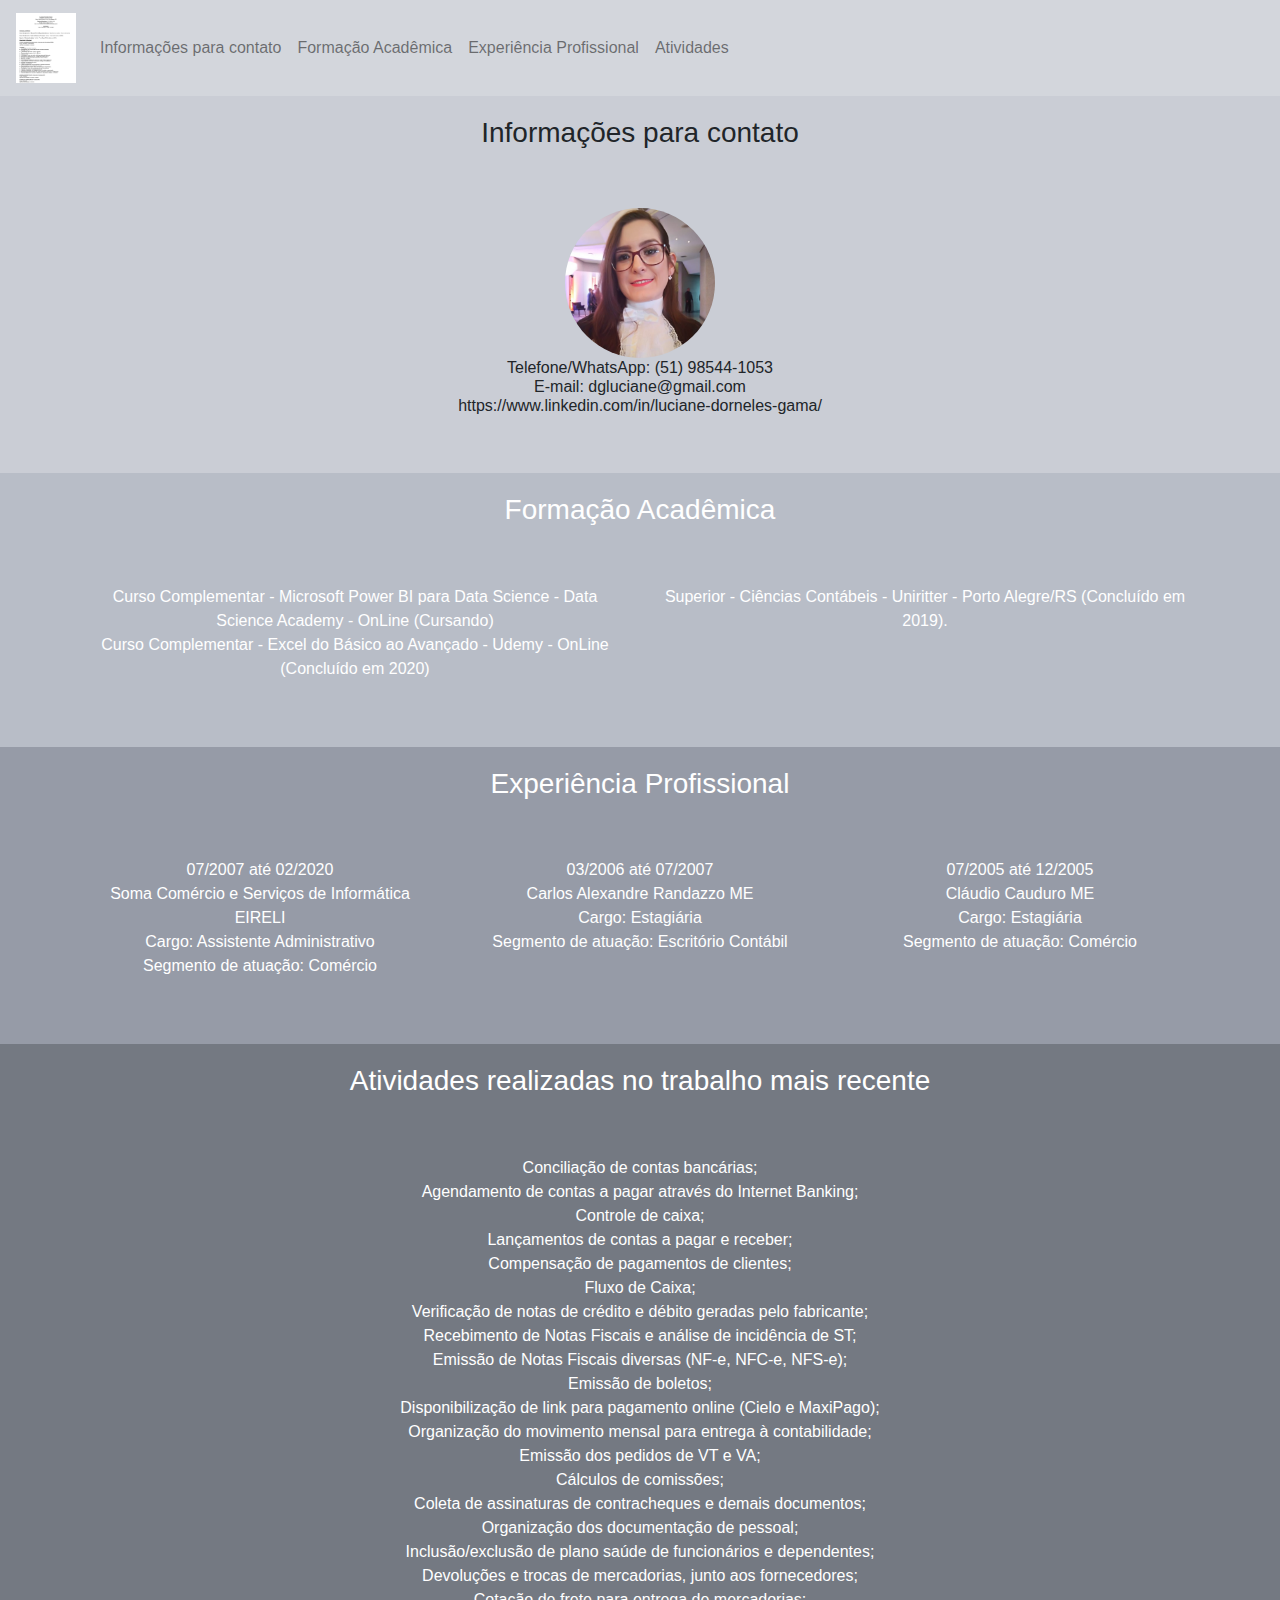
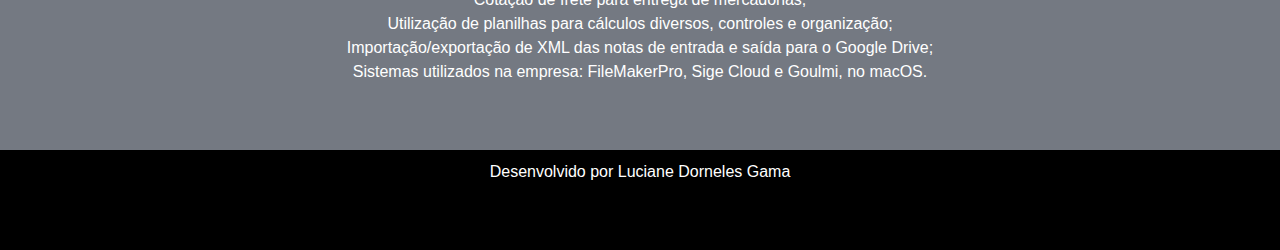
<file: curriculo_pelo_bootstrap/index.html>
<!DOCTYPE html>
<html lang="pt-br">
<head>
    <meta charset="UTF-8">
    <meta name="viewport" content="width=device-width, initial-scale=1.0">
    <title>Meu currículo</title>
    <link rel="stylesheet" type = "text/css" href="bootstrap-4.5.3-dist/css/bootstrap.min.css">
    <link rel="stylesheet" type = "text/css" href="style.css">
</head>
<body>
    <nav class="navbar navbar-expand-lg navbar-light">
        <a class="navbar-brand" href="#">
            <img src="img/curriculo.png" width = "60">
        </a>
        <div class="collapse navbar-collapse">
            <ul class="navbar-nav">
                <li class = "nav-item">
                    <a class="nav-link" href = "#contato">Informações para contato</a>
                </li>
                <li class = "nav-item">
                    <a class="nav-link" href = "#formacao">Formação Acadêmica</a>
                </li>
                <li class = "nav-item">
                    <a class="nav-link" href = "#experiencia">Experiência Profissional</a>
                </li>
                <li class = "nav-item">
                    <a class="nav-link" href = "#atividades">Atividades</a>
                </li>
            </ul>
        </div>
    </nav>
    <section id="contato">
        <div class = "container-fluid contato text-center margin">
            <h3 class= "margin">Informações para contato</h3>
            <img src="img/foto.png" class = "rounded-circle" width = "150" height="150">
            <h6>Telefone/WhatsApp: (51) 98544-1053<br>
                E-mail: dgluciane@gmail.com<br>
                https://www.linkedin.com/in/luciane-dorneles-gama/
                </h6>
        </div>
    </section>
    <section id = "formacao">
        <div class = "container-fluid formacao text-center margin">
            <h3 class = "margin">Formação Acadêmica</h3>
            <div class = "container">
                <div class = "row">
                    <div class= "col-lg-6">
                        <p>Curso Complementar - Microsoft Power BI para Data Science - Data Science Academy - OnLine (Cursando)<br>
                            Curso Complementar - Excel do Básico ao Avançado - Udemy - OnLine (Concluído em 2020)</p>
                    </div>
                    <div class= "col-lg-6">
                        <p>Superior - Ciências Contábeis - Uniritter - Porto Alegre/RS (Concluído em 2019).</p>
                    </div>
                    
                </div>
                
            </div>
        </div>
    </section>
    <section id="experiencia">
        <div class = "container-fluid experiencia text-center margin">
            <h3 class= "margin">Experiência Profissional</h3>
            <div class = "container">
                <div class = "row">
                    <div class= "col-lg-4">
                        <p>07/2007 até 02/2020<br>Soma Comércio e Serviços de Informática EIRELI<br>
                            Cargo: Assistente Administrativo<br>
                            Segmento de atuação: Comércio
                            </p>
                    </div>
                    <div class= "col-lg-4">
                        <p>03/2006 até 07/2007<br>Carlos Alexandre Randazzo ME<br>
                            Cargo: Estagiária<br>
                            Segmento de atuação: Escritório Contábil <br>
                        </p>
                    </div>

                     <div class= "col-lg-4">
                        <p>07/2005 até 12/2005<br>Cláudio Cauduro ME<br>
                            Cargo: Estagiária<br>
                            Segmento de atuação: Comércio<br>
                        </p>
                     </div>                     
                </div>
        </div>
    </section>

    <section id="atividades">
        <div class = "container-fluid atividades text-center margin">
            <h3 class= "margin">Atividades realizadas no trabalho mais recente</h3>
            <div class = "container">
                <div class = "row">
                    <div class= "col-lg-12">
                        <p>Conciliação de contas bancárias;<br>
                            Agendamento de contas a pagar através do Internet Banking;<br>
                            Controle de caixa;<br>
                            Lançamentos de contas a pagar e receber;<br>
                            Compensação de pagamentos de clientes;<br>
                            Fluxo de Caixa;<br>
                            Verificação de notas de crédito e débito geradas pelo fabricante;<br>
                            Recebimento de Notas Fiscais e análise de incidência de ST;<br>
                            Emissão de Notas Fiscais diversas (NF-e, NFC-e, NFS-e);<br>
                            Emissão de boletos;<br>
                            Disponibilização de link para pagamento online (Cielo e MaxiPago);<br>
                            Organização do movimento mensal para entrega à contabilidade;<br>
                            Emissão dos pedidos de VT e VA;<br>
                            Cálculos de comissões;<br>
                            Coleta de assinaturas de contracheques e demais documentos;<br>
                            Organização dos documentação de pessoal;<br>
                            Inclusão/exclusão de plano saúde de funcionários e dependentes;<br>
                            Devoluções e trocas de mercadorias, junto aos fornecedores;<br>
                            Cotação de frete para entrega de mercadorias;<br>
                            Utilização de planilhas para cálculos diversos, controles e organização;<br>
                            Importação/exportação de XML das notas de entrada e saída para o Google Drive;<br>
                            Sistemas utilizados na empresa: FileMakerPro, Sige Cloud e Goulmi, no macOS.
                        </p>
                    </div>
                </div>
        </div>
    </section>

    <footer class = "container-fluid text-center bg-footer margin">
        <p>Desenvolvido por Luciane Dorneles Gama</p>
    </footer>
</body>
</html>
</file>
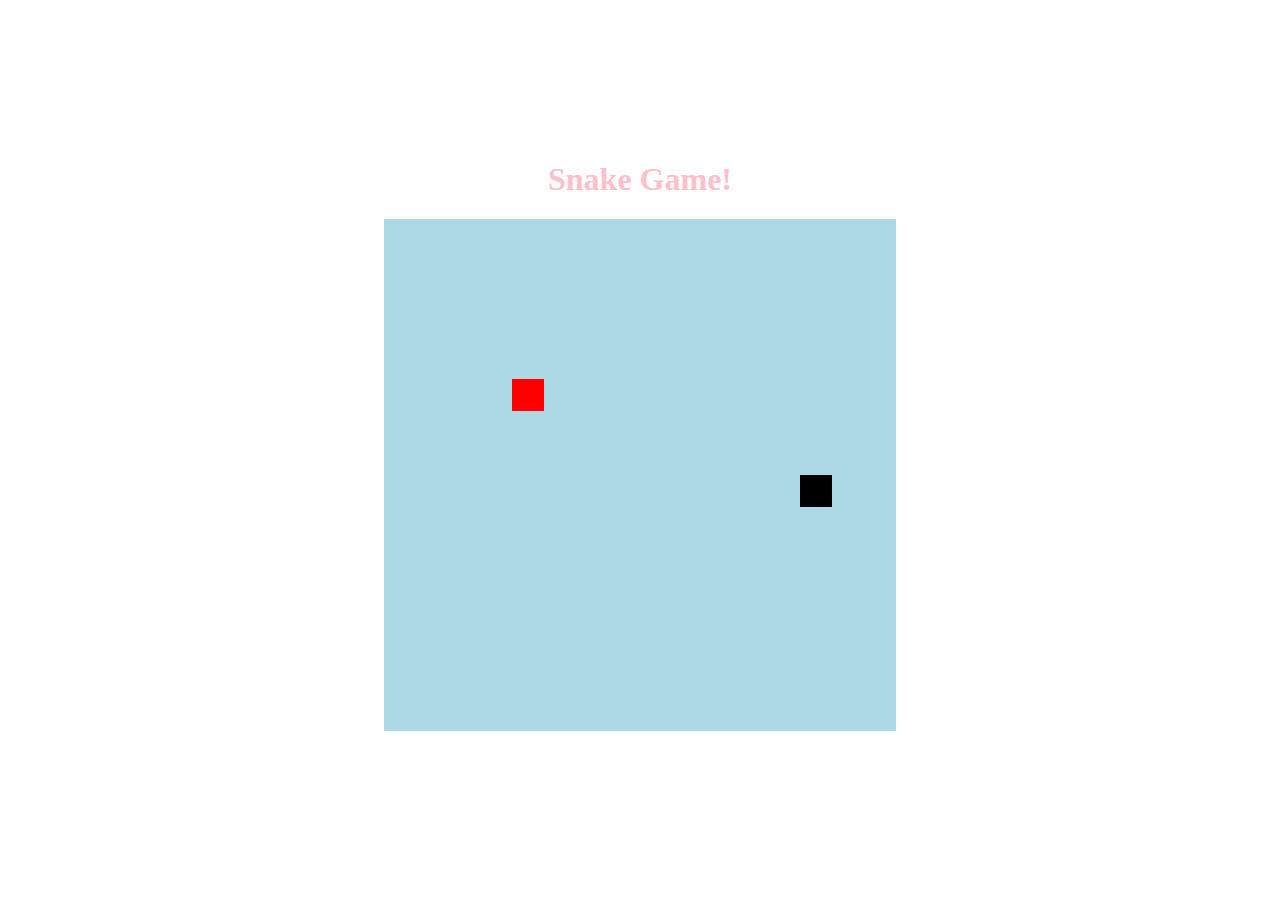
<file: javascript_jogo_da_cobrinha/index.html>
<!DOCTYPE html>
<html lang="pt-br">
<head>
    <meta charset="UTF-8">
    <meta name="viewport" content="width=device-width, initial-scale=1.0">
    <meta http.equiv = "X-UA-Conpatible" content = "ie=edge">
    <link rel="stylesheet" href="style.css">
    <link rel="stylesheet" href="img">
    <script defer src="script.js"></script>
    <title>Snake Game</title>
</head>
<body>
    <h1>Snake Game!</h1>
    <canvas id="snake" width = "512" height = "512"></canvas>


</body>
</html>
</file>
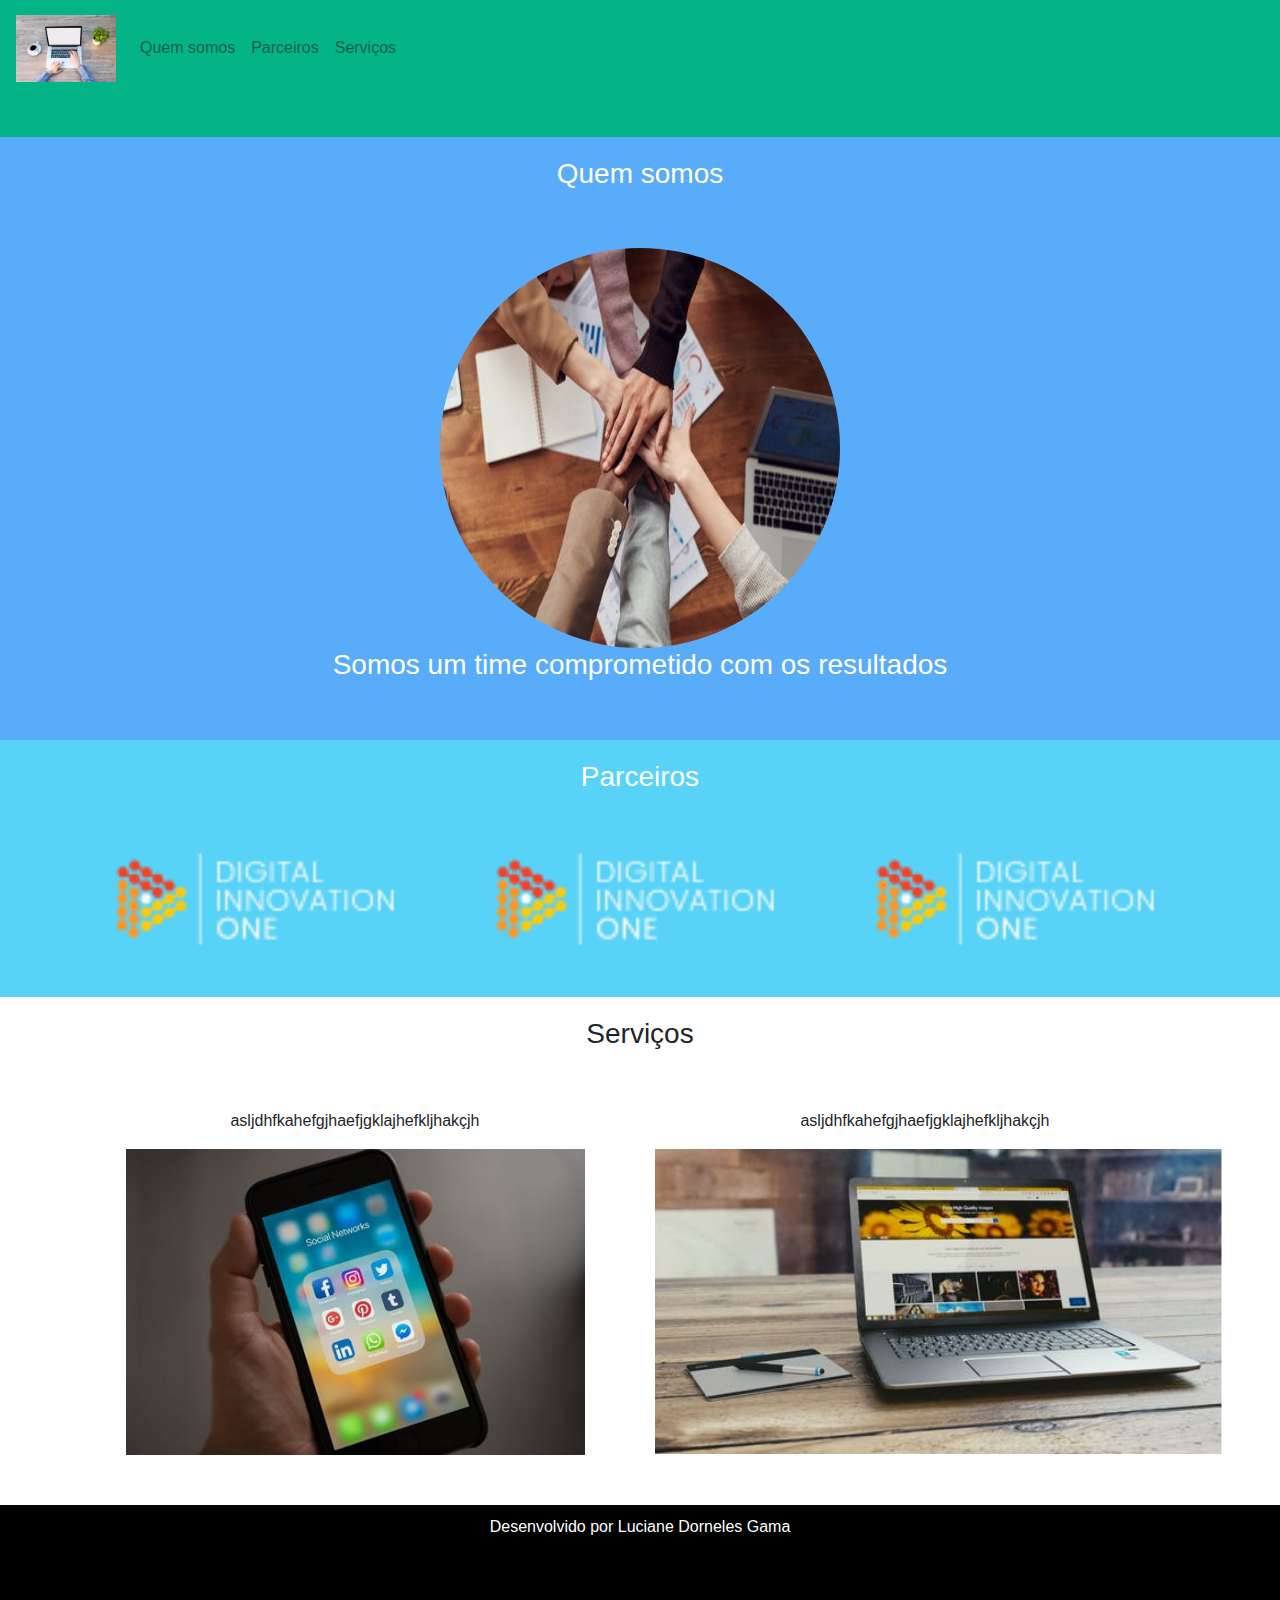
<file: paginas_com_bootstrap/index.html>
<!DOCTYPE html>
<html lang="pt-br">
<head>
    <meta charset="UTF-8">
    <meta name="viewport" content="width=device-width, initial-scale=1.0">
    <title>Minha págna</title>
    <link rel="stylesheet" type = "text/css" href="bootstrap/css/bootstrap.min.css">
    <link rel="stylesheet" type = "text/css" href="css/style.css">
</head>
<body>
    <nav class="navbar navbar-expand-lg navbar-light margin">
        <a class="navbar-brand" href="#">
            <img src="img/pexels-photo-461064.jpeg" width = "100">
        </a>
        <div class="collapse navbar-collapse">
            <ul class="navbar-nav">
                <li class = "nav-item">
                    <a class="nav-link" href = "#quemsomos">Quem somos</a>
                </li>
                <li class = "nav-item">
                    <a class="nav-link" href = "#parceiros">Parceiros</a>
                </li>
                <li class = "nav-item">
                    <a class="nav-link" href = "#servicos">Serviços</a>
                </li>
            </ul>
        </div>
    </nav>
    <section id="quemsomos">
        <div class = "container-fluid quem-somos text-center margin">
            <h3 class= "margin">Quem somos</h3>
            <img src="img/time.jpeg" class = "rounded-circle"width = "400" height="400">
            <h3>Somos um time comprometido com os resultados</h3>
        </div>
    </section>
    <section id = "parceiros">
        <div class = "container-fluid parceiros text-center margin">
            <h3 class = "margin">Parceiros</h3>
            <div class = "container">
                <div class = "row">
                    <div class= "col-lg-4">
                        <img src="img/dio.png" width = "100%">
                    </div>
                    <div class= "col-lg-4">
                        <img src="img/dio.png" width = "100%">
                    </div>
                    <div class= "col-lg-4">
                        <img src="img/dio.png" width = "100%">
                    </div>  
                </div>
                
            </div>
        </div>
    </section>
    <section id="servicos">
        <div class = "container-fluid servicos text-center margin">
            <h3 class= "margin">Serviços</h3>
            <div class = "container">
                <div class = "row">
                    <div class= "col-lg-6">
                        <p>asljdhfkahefgjhaefjgklajhefkljhakçjh</p>
                        <img src="img/app.jpeg" width = "85%">
                    </div>
                    <div class= "col-lg-6">
                        <p>asljdhfkahefgjhaefjgklajhefkljhakçjh</p>
                        <img src="img/note.jpeg" width = "105%">
                    </div>                     
                </div>
        </div>
    </section>
    <footer class = "container-fluid text-center bg-footer margin">
        <p>Desenvolvido por Luciane Dorneles Gama</p>
    </footer>
</body>
</html>
</file>
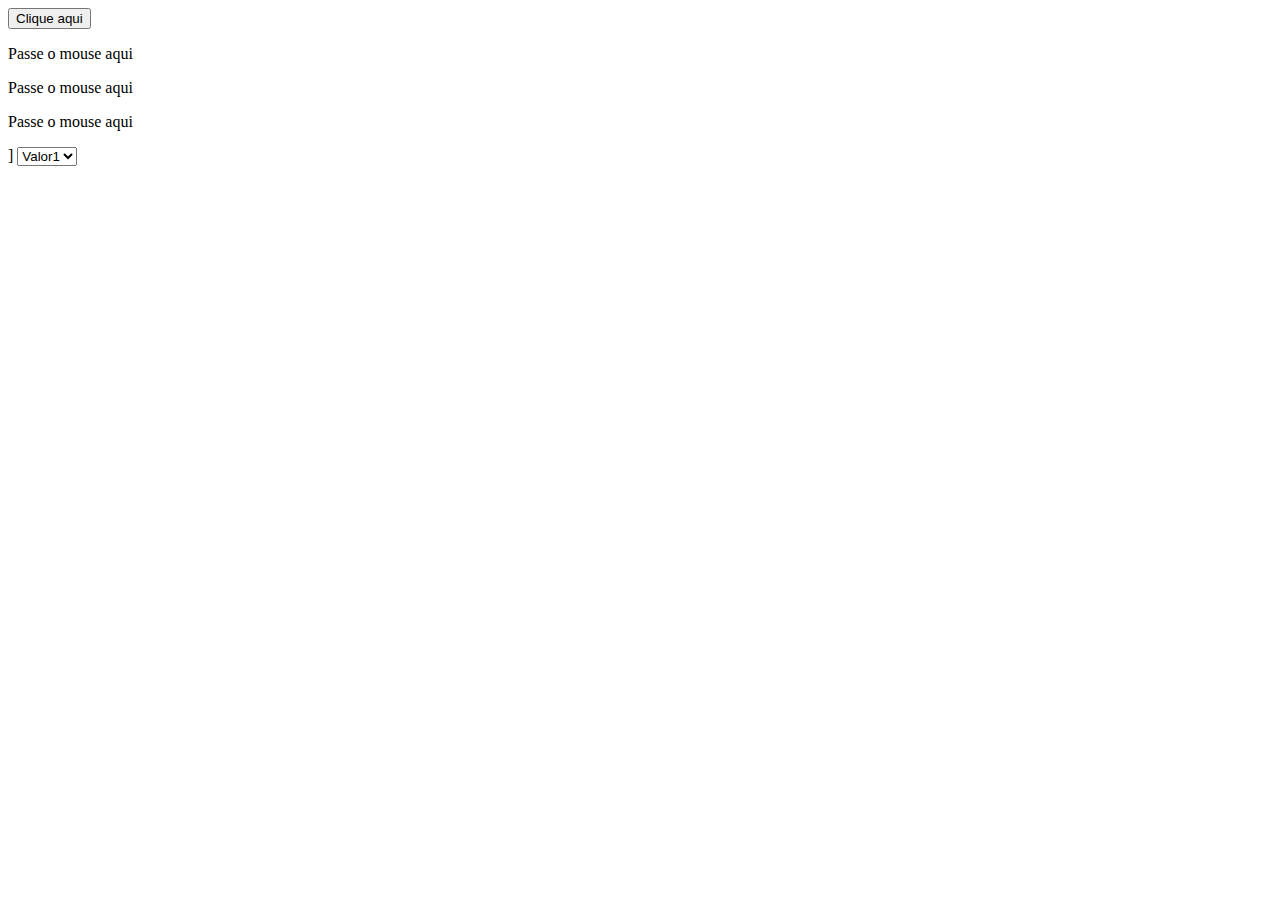
<file: programacao_javascript/index.html>
<!DOCTYPE html>
<html lang="pt-br">
<head>
    <meta charset="UTF-8">
    <title>Minha página</title>
    <script type="text/javascript" src="main.js"></script>
</head>
<body onload="load()">
   <button type="button" onclick="clicou()">Clique aqui</button>
   <p id = "agradecimento" onclick ="redirecionar()"></p>
   <p onmouseover ="trocar(this)" onmouseout = "voltar(this)">Passe o mouse aqui</p>
   <p onmouseover ="trocar(this)" onmouseout = "voltar(this)">Passe o mouse aqui</p>
   <p onmouseover ="trocar(this)" onmouseout = "voltar(this)">Passe o mouse aqui</p>]
   <select onchange = "funcaoChange(this)">
       <option value = "1">Valor1</option>
       <option value = "2">Valor2</option>
       <option value = "3">Valor3</option>
   </select>
</body>
</html>
</file>
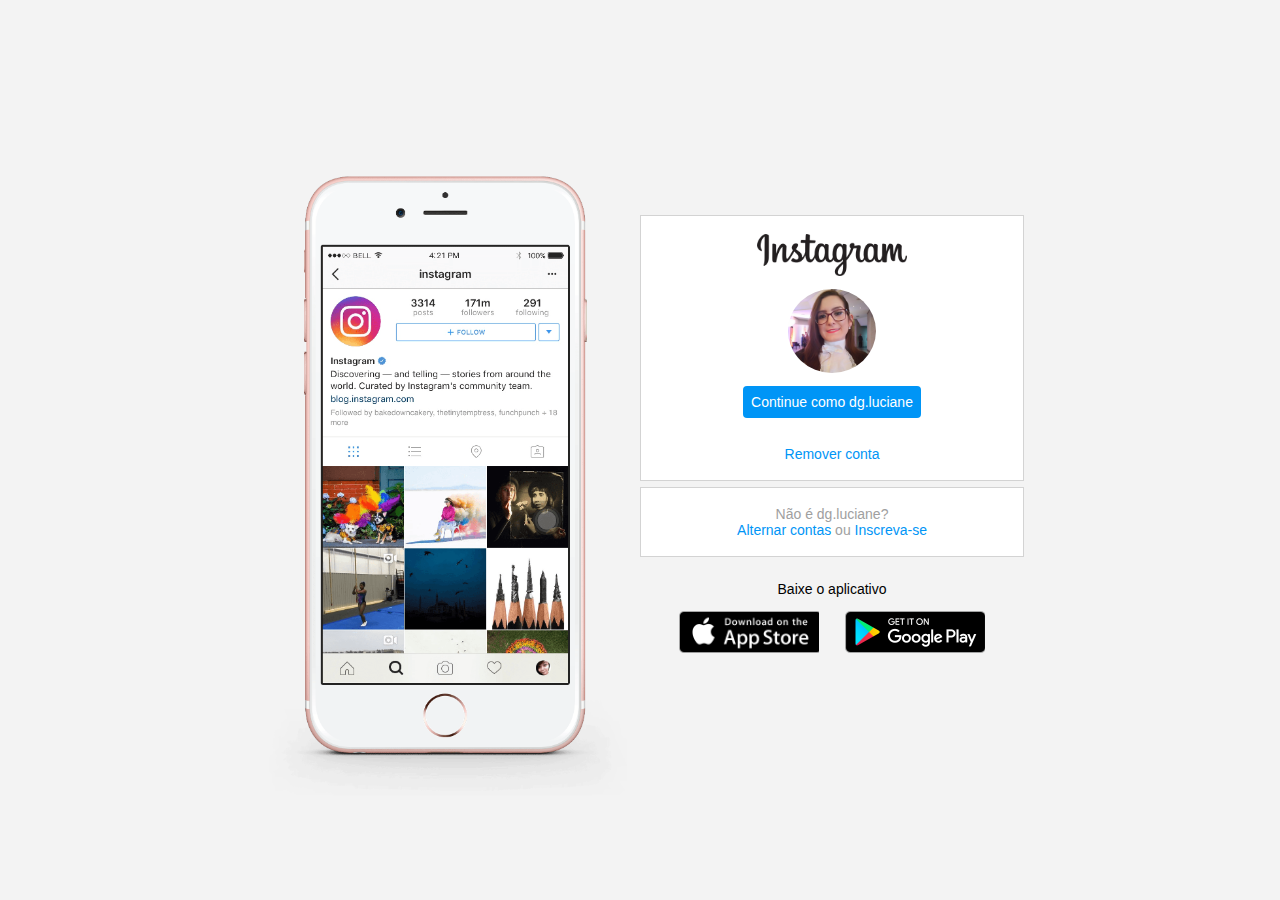
<file: recriando_instagram/index.html>
<!DOCTYPE html>
<html lang="en">
<head>
    <meta charset="UTF-8">
    <meta name="viewport" content="width=device-width, initial-scale=1.0">
    <link rel="stylesheet" href="style.css">
    <title>instagram</title>
</head>
<body>
    <div class="instagram-wrapper">
        <div class="instagram-phone">
            <img src="./img/instagram-celular.png" alt="celular">
        </div>
        <div class="instagram-continue">
            <div class="group">
                <img src="./img/instagram-logo.png" class = "instagram-logo" alt="instagram logo">
                <div class= "profile-photo">
                    <img src="./img/foto.png" alt="foto de perfil"> 
                </div>
                <a href="#" class= "instagram-login">Continue como dg.luciane</a>
                <a href="#" class= "instagram-logout">Remover conta</a>            
            </div>
            <div class="group">
                <p class="not-account">Não é dg.luciane?</p>
                <p class="not-account">
                    <span class="link-blue">Alternar contas</span>
                    ou
                    <span class="link-blue">Inscreva-se</span>
                </p>
            </div>
            <div class="get-the-app">
               <p class="get-app">Baixe o aplicativo</p>
               <div class="download">
                   <a href="#" class= "app-download"></a>
                   <a href="#" class= "app-download"></a>
               </div>
            </div>
        </div>
    </div>

</body>
</html>
</file>
<file: curriculo_pelo_bootstrap/style.css>
.body{
    font: 20px Arial, sans-serif;
}

.navbar{
    background-color: #d3d6dc;
}

.contato{
    background-color: #cacdd5;
    /* color: white; */
}

.margin{
    padding-bottom: 50px;
    padding-top: 10px;
}

.formacao{
    background-color: #b8bdc7;
    color: white;
}

.bg-footer{
    background-color: black;
    color: white;
}


.experiencia{
    background-color:#969ba7;
    color: white;
}

.atividades{
    background-color:#747982;
    color: white;
}
</file>
<file: javascript_jogo_da_cobrinha/style.css>
body{
    height: 95vh;
    width: 95;
    display: flex;
    justify-content: center;
    align-items: center;
    flex-direction: column;
    color: pink;
    /* background-image:url("img/download.jpg");
    background-position: 200px 700px;
    background-repeat: scroll; */
}
</file>
<file: paginas_com_bootstrap/css/style.css>
.body{
    font: 20px Arial, sans-serif;
}

.navbar{
    background-color: #04B486;
}

.quem-somos{
    background-color: #58ACFA;
    color: white;
}

.margin{
    padding-bottom: 50px;
    padding-top: 10px;
}

.parceiros{
    background-color: #58D3F7;
    color: white;
}

.bg-footer{
    background-color: black;
    color: white;
}
</file>
<file: recriando_instagram/style.css>
*{
    padding: 0;
    margin: 0;
    box-sizing: border-box;
    text-decoration: none;
    font-family: sans-serif;
    font-size: 14px;
}

body {
    width: 100%;
    min-height: 100vh;
    background-color: rgb(243, 243, 243);
    margin: 0;
    padding: 0;
    display: flex;
    justify-content: center;
}

.instagram-wrapper {
    display: flex;
    align-items: center;
    justify-content: start;
    width: 60%;
    height: 100vh;
}

.instagram-phone {
    display: flex;
    align-items: center;
    justify-content: center;
    width: 50%;
}

.instagram-phone img{
    height: 50rem;    
}

.instagram-continue{
    display: flex;
    align-items: center;            /*horizontal*/
    justify-content: space-around;  /*vertical*/
    flex-direction: column;
    width: 50%;
    min-height: 34rem;
}

.group {
    display: flex;
    align-items: center;
    justify-content: space-between;
    flex-direction: column;
    background-color: #ffffff;
    width: 100%;
    padding: 1.3rem 0;
    border: 1px solid lightgray;
}

.group:nth-child(1){
    min-height: 19rem;
}

.instagram-logo {
    height: 3rem;
}

.profile-photo{
    display: flex;
    justify-content: center;
    align-items: center;
    border-radius: 50%;
    overflow: hidden;
}

.profile-photo img{
    height: 6rem;
}

.instagram-login{
    background-color: #0095f6;
    color: #ffffff;
    padding: 8px;
    border-radius: 4px;
}

.instagram-logout{
    color: #0095f6;
    margin-top: 1rem;
}

.not-account{
    color: rgb(160, 160, 160);
}

.link-blue{
    color: #0095f6;
}

.get-the-app{
    display: flex;
    flex-direction: column;
    align-items: center;
    justify-content: center;
    width: 100%;
    padding: 1.3rem 0;
}

.download {
    display: flex;
    width: 100%;
    justify-content: space-evenly;
    align-items: center;
    padding: 1rem;
}

.app-download{
    height: 3rem;
    width: 10rem;
    background-size: cover;
}

.app-download:nth-child(1){
    background-image:url('./img/apple-button.png') ;
}

.app-download:nth-child(2){
    background-image:url('./img/googleplay-button.png') ;
}

/* media queries*/

@media (max-width: 1024px){
    .instagram-wrapper{
        width: 90%;
    }
}

@media (max-width: 650px){
    body{
        background-color: #ffffff;
    }

    .instagram-wrapper{
        width: 90%;
    }
    .instagram-phone{
        display: none;
    }
    .instagram-continue{
        width: 100%;
    }

    .group{
        border: 1px solid transparent;
    }
}
</file>
